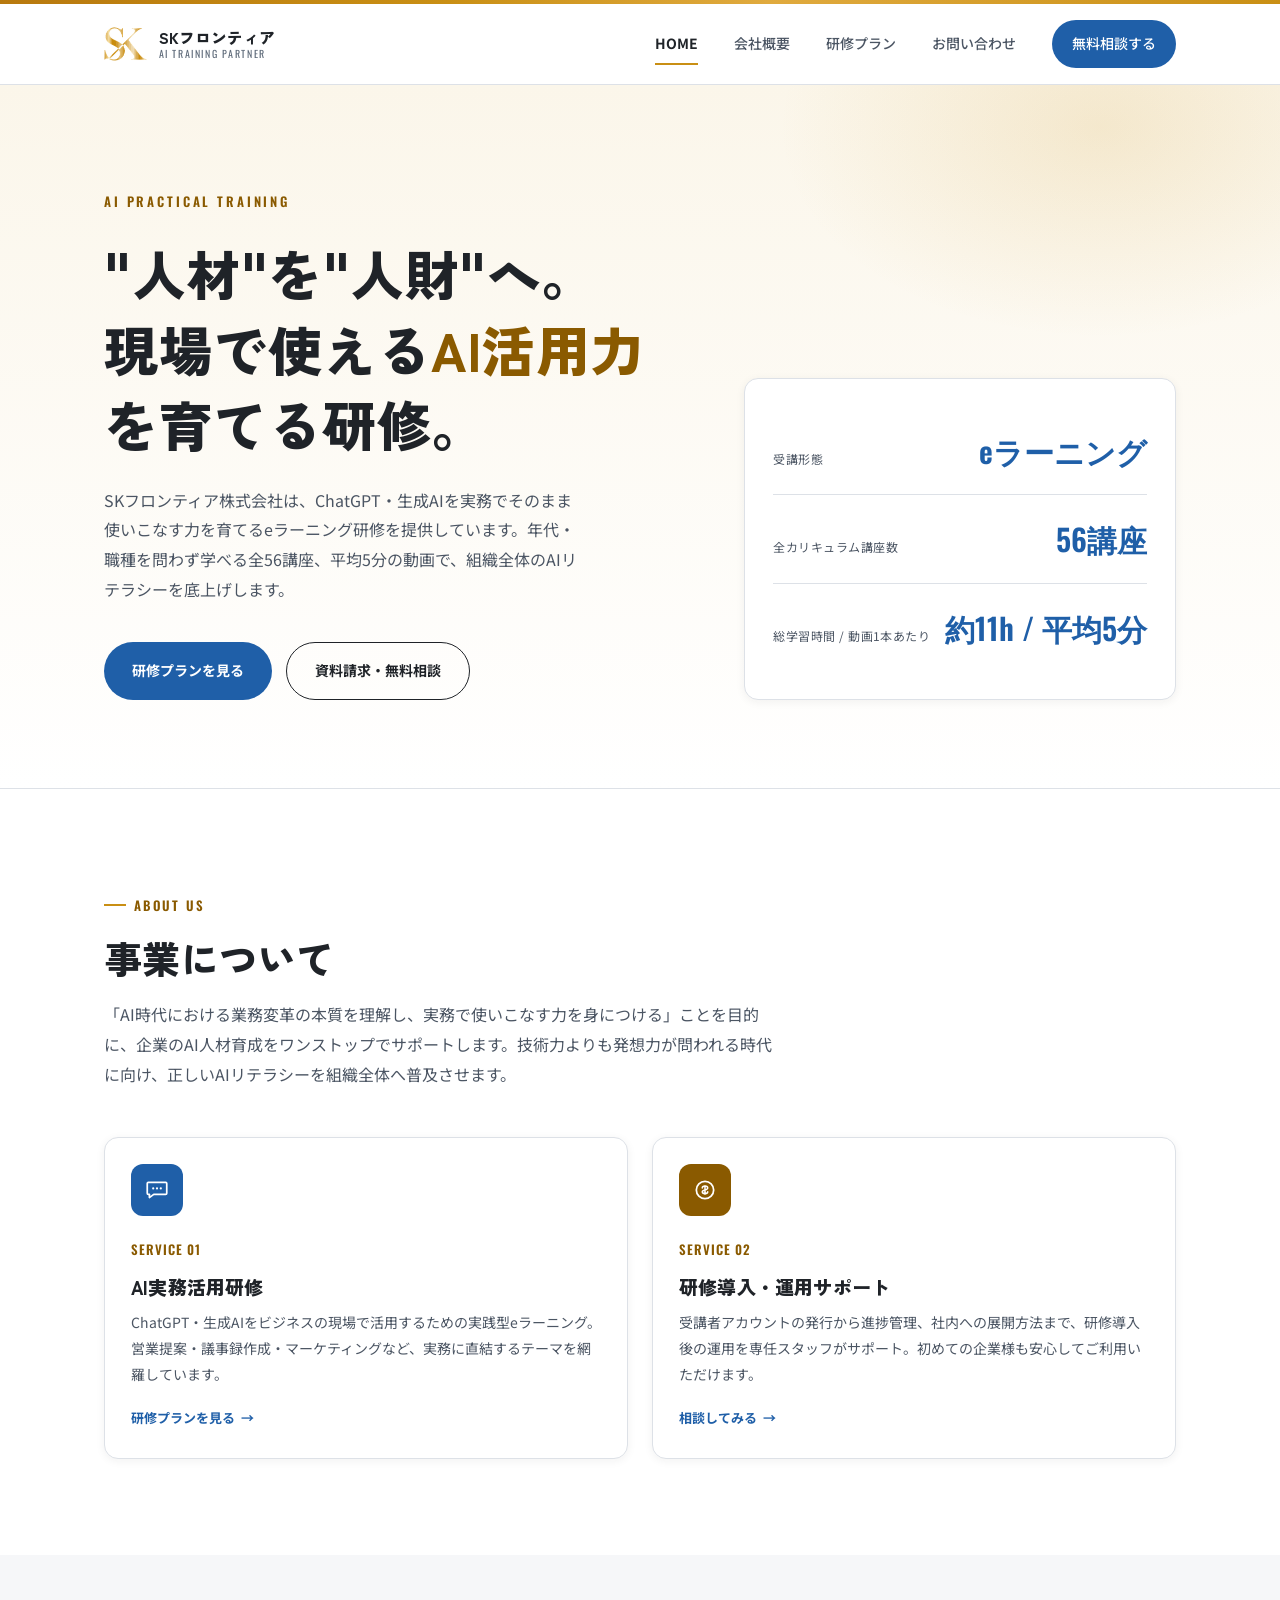
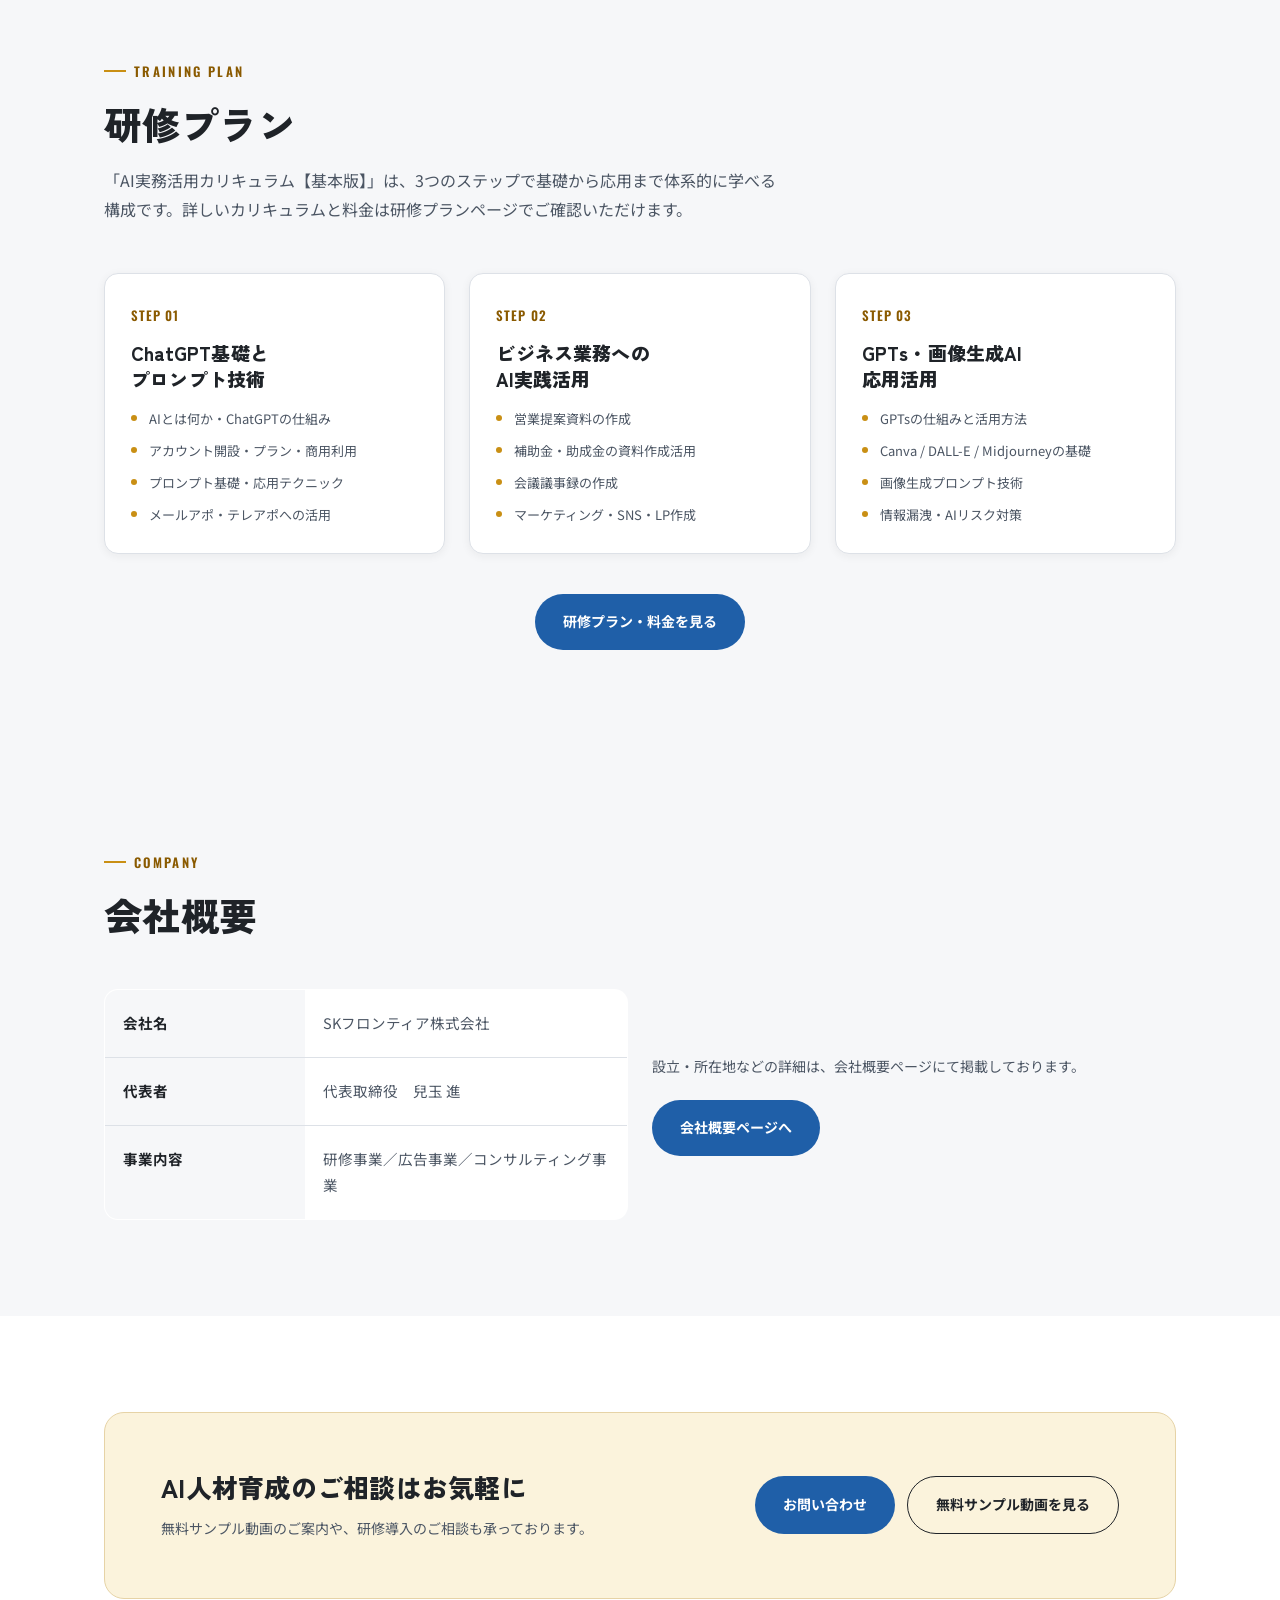
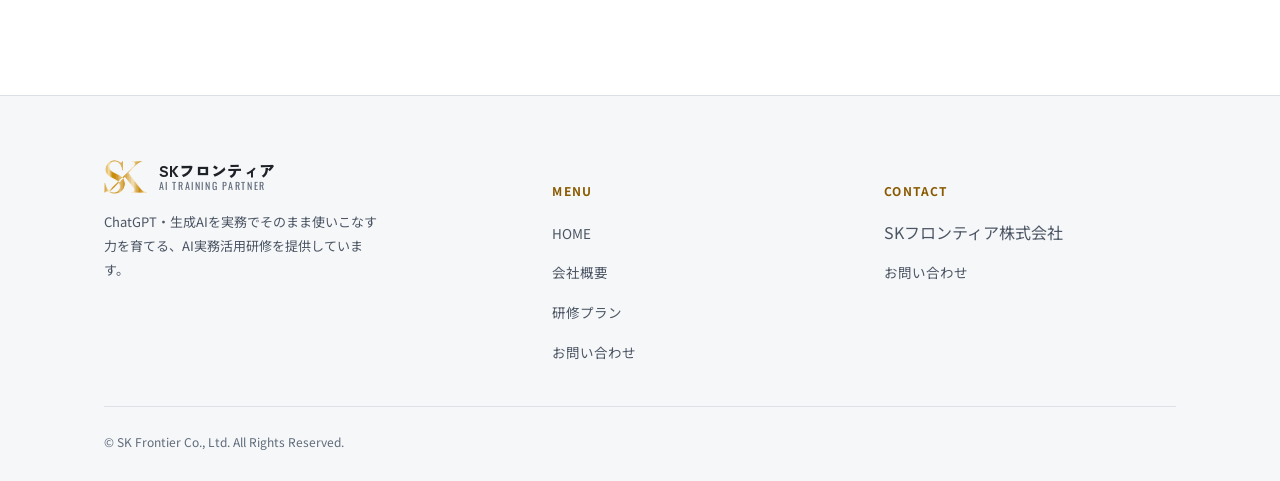
<file: index.html>
<!DOCTYPE html>
<html lang="ja">
<head>
<meta charset="UTF-8">
<meta name="viewport" content="width=device-width, initial-scale=1.0">
<title>SKフロンティア株式会社 | AI実務活用研修で"人材"を"人財"へ</title>
<meta name="description" content="SKフロンティア株式会社は、ChatGPT・生成AIをビジネス現場で使いこなす力を育てるAI実務活用研修を提供しています。年代・職種を問わず学べる全56講座で、組織全体のAIリテラシーを底上げします。">
<link rel="stylesheet" href="style.css">
</head>
<body>
<div class="gold-bar"></div>

<header class="site-header">
  <div class="container">
    <a href="index.html" class="brand">
      <img src="logo-mark.png" alt="SK Frontier" class="brand-mark">
      <span class="brand-text"><strong>SKフロンティア</strong><span>AI TRAINING PARTNER</span></span>
    </a>
    <nav class="nav-links">
      <a href="index.html" class="is-active">HOME</a>
      <a href="company.html">会社概要</a>
      <a href="training.html">研修プラン</a>
      <a href="contact.html">お問い合わせ</a>
      <a href="contact.html" class="nav-cta">無料相談する</a>
    </nav>
    <button class="nav-toggle" aria-label="メニューを開く"><span></span><span></span><span></span></button>
  </div>
</header>

<section class="hero">
  <div class="container">
    <div class="hero-grid">
      <div>
        <span class="hero-eyebrow">AI Practical Training</span>
        <h1>"人材"を"人財"へ。<br>現場で使える<em>AI活用力</em>を育てる研修。</h1>
        <p class="hero-lead">SKフロンティア株式会社は、ChatGPT・生成AIを実務でそのまま使いこなす力を育てるeラーニング研修を提供しています。年代・職種を問わず学べる全56講座、平均5分の動画で、組織全体のAIリテラシーを底上げします。</p>
        <div class="hero-actions">
          <a href="training.html" class="btn btn-primary">研修プランを見る</a>
          <a href="contact.html" class="btn btn-ghost">資料請求・無料相談</a>
        </div>
      </div>
      <div class="hero-panel">
        <div class="stat-row">
          <span class="stat-label">受講形態</span>
          <span class="stat-num">eラーニング</span>
        </div>
        <div class="stat-row">
          <span class="stat-label">全カリキュラム講座数</span>
          <span class="stat-num">56講座</span>
        </div>
        <div class="stat-row">
          <span class="stat-label">総学習時間 / 動画1本あたり</span>
          <span class="stat-num">約11h / 平均5分</span>
        </div>
      </div>
    </div>
  </div>
</section>

<section class="section">
  <div class="container">
    <div class="section-head">
      <span class="eyebrow">About Us</span>
      <h2 style="margin-top:14px;">事業について</h2>
      <p>「AI時代における業務変革の本質を理解し、実務で使いこなす力を身につける」ことを目的に、企業のAI人材育成をワンストップでサポートします。技術力よりも発想力が問われる時代に向け、正しいAIリテラシーを組織全体へ普及させます。</p>
    </div>
    <div class="grid-2">
      <div class="card">
        <div class="card-body">
          <div class="card-icon">
            <svg viewBox="0 0 24 24" fill="none" xmlns="http://www.w3.org/2000/svg">
              <path d="M4 5h16a1 1 0 0 1 1 1v9a1 1 0 0 1-1 1H9l-4 3v-3H4a1 1 0 0 1-1-1V6a1 1 0 0 1 1-1Z" stroke="#fff" stroke-width="1.6" stroke-linejoin="round"/>
              <circle cx="8.5" cy="10.5" r="1" fill="#fff"/>
              <circle cx="12" cy="10.5" r="1" fill="#fff"/>
              <circle cx="15.5" cy="10.5" r="1" fill="#fff"/>
            </svg>
          </div>
          <span class="card-num">SERVICE 01</span>
          <h3>AI実務活用研修</h3>
          <p>ChatGPT・生成AIをビジネスの現場で活用するための実践型eラーニング。営業提案・議事録作成・マーケティングなど、実務に直結するテーマを網羅しています。</p>
          <a href="training.html" class="card-link">研修プランを見る</a>
        </div>
      </div>
      <div class="card">
        <div class="card-body">
          <div class="card-icon card-icon--gold">
            <svg viewBox="0 0 24 24" fill="none" xmlns="http://www.w3.org/2000/svg">
              <circle cx="12" cy="12" r="8" stroke="#fff" stroke-width="1.6"/>
              <path d="M12 8v8M9.5 10.2c0-1 1-1.8 2.5-1.8s2.5.7 2.5 1.7c0 2.3-5 1.3-5 3.6 0 1 1.1 1.7 2.5 1.7s2.5-.7 2.5-1.7" stroke="#fff" stroke-width="1.4" stroke-linecap="round"/>
            </svg>
          </div>
          <span class="card-num">SERVICE 02</span>
          <h3>研修導入・運用サポート</h3>
          <p>受講者アカウントの発行から進捗管理、社内への展開方法まで、研修導入後の運用を専任スタッフがサポート。初めての企業様も安心してご利用いただけます。</p>
          <a href="contact.html" class="card-link">相談してみる</a>
        </div>
      </div>
    </div>
  </div>
</section>

<section class="section section--blue">
  <div class="container">
    <div class="section-head">
      <span class="eyebrow">Training Plan</span>
      <h2 style="margin-top:14px;">研修プラン</h2>
      <p>「AI実務活用カリキュラム【基本版】」は、3つのステップで基礎から応用まで体系的に学べる構成です。詳しいカリキュラムと料金は研修プランページでご確認いただけます。</p>
    </div>
    <div class="grid-3">
      <div class="card">
        <div class="card-body">
          <span class="card-num">STEP 01</span>
          <h3>ChatGPT基礎と<br>プロンプト技術</h3>
          <ul>
            <li>AIとは何か・ChatGPTの仕組み</li>
            <li>アカウント開設・プラン・商用利用</li>
            <li>プロンプト基礎・応用テクニック</li>
            <li>メールアポ・テレアポへの活用</li>
          </ul>
        </div>
      </div>
      <div class="card">
        <div class="card-body">
          <span class="card-num">STEP 02</span>
          <h3>ビジネス業務への<br>AI実践活用</h3>
          <ul>
            <li>営業提案資料の作成</li>
            <li>補助金・助成金の資料作成活用</li>
            <li>会議議事録の作成</li>
            <li>マーケティング・SNS・LP作成</li>
          </ul>
        </div>
      </div>
      <div class="card">
        <div class="card-body">
          <span class="card-num">STEP 03</span>
          <h3>GPTs・画像生成AI<br>応用活用</h3>
          <ul>
            <li>GPTsの仕組みと活用方法</li>
            <li>Canva / DALL-E / Midjourneyの基礎</li>
            <li>画像生成プロンプト技術</li>
            <li>情報漏洩・AIリスク対策</li>
          </ul>
        </div>
      </div>
    </div>
    <div style="text-align:center;margin-top:40px;">
      <a href="training.html" class="btn btn-dark">研修プラン・料金を見る</a>
    </div>
  </div>
</section>


<section class="section section--blue">
  <div class="container">
    <div class="section-head">
      <span class="eyebrow">Company</span>
      <h2 style="margin-top:14px;">会社概要</h2>
    </div>
    <div class="grid-2" style="align-items:center;">
      <table class="profile-table" style="background:var(--white);border-radius:var(--radius);overflow:hidden;border:1px solid var(--line);">
        <tr><th>会社名</th><td>SKフロンティア株式会社</td></tr>
        <tr><th>代表者</th><td>代表取締役　兒玉 進</td></tr>
        <tr><th>事業内容</th><td>研修事業／広告事業／コンサルティング事業</td></tr>
      </table>
      <div>
        <p style="color:var(--ink-600);font-size:14px;">設立・所在地などの詳細は、会社概要ページにて掲載しております。</p>
        <a href="company.html" class="btn btn-dark" style="margin-top:20px;">会社概要ページへ</a>
      </div>
    </div>
  </div>
</section>

<section class="section">
  <div class="container">
    <div class="cta-band">
      <div>
        <h3>AI人材育成のご相談はお気軽に</h3>
        <p>無料サンプル動画のご案内や、研修導入のご相談も承っております。</p>
      </div>
      <div style="display:flex;gap:12px;flex-wrap:wrap;">
        <a href="contact.html" class="btn btn-primary">お問い合わせ</a>
        <a href="https://reskilling.share-wis.com/snack_courses/ai-course-sample" class="btn btn-ghost" target="_blank" rel="noopener">無料サンプル動画を見る</a>
      </div>
    </div>
  </div>
</section>

<footer class="site-footer">
  <div class="container">
    <div class="footer-grid">
      <div class="footer-brand">
        <a href="index.html" class="brand">
          <img src="logo-mark.png" alt="SK Frontier" class="brand-mark">
          <span class="brand-text"><strong style="color:#fff;">SKフロンティア</strong><span>AI TRAINING PARTNER</span></span>
        </a>
        <p>ChatGPT・生成AIを実務でそのまま使いこなす力を育てる、AI実務活用研修を提供しています。</p>
      </div>
      <div class="footer-col">
        <h5>MENU</h5>
        <ul>
          <li><a href="index.html">HOME</a></li>
          <li><a href="company.html">会社概要</a></li>
          <li><a href="training.html">研修プラン</a></li>
          <li><a href="contact.html">お問い合わせ</a></li>
        </ul>
      </div>
      <div class="footer-col">
        <h5>CONTACT</h5>
        <ul>
          <li>SKフロンティア株式会社</li>
          <li><a href="contact.html">お問い合わせ</a></li>
        </ul>
      </div>
    </div>
    <div class="footer-bottom">
      <span>© SK Frontier Co., Ltd. All Rights Reserved.</span>
    </div>
  </div>
</footer>

<script src="main.js"></script>
</body>
</html>
</file>
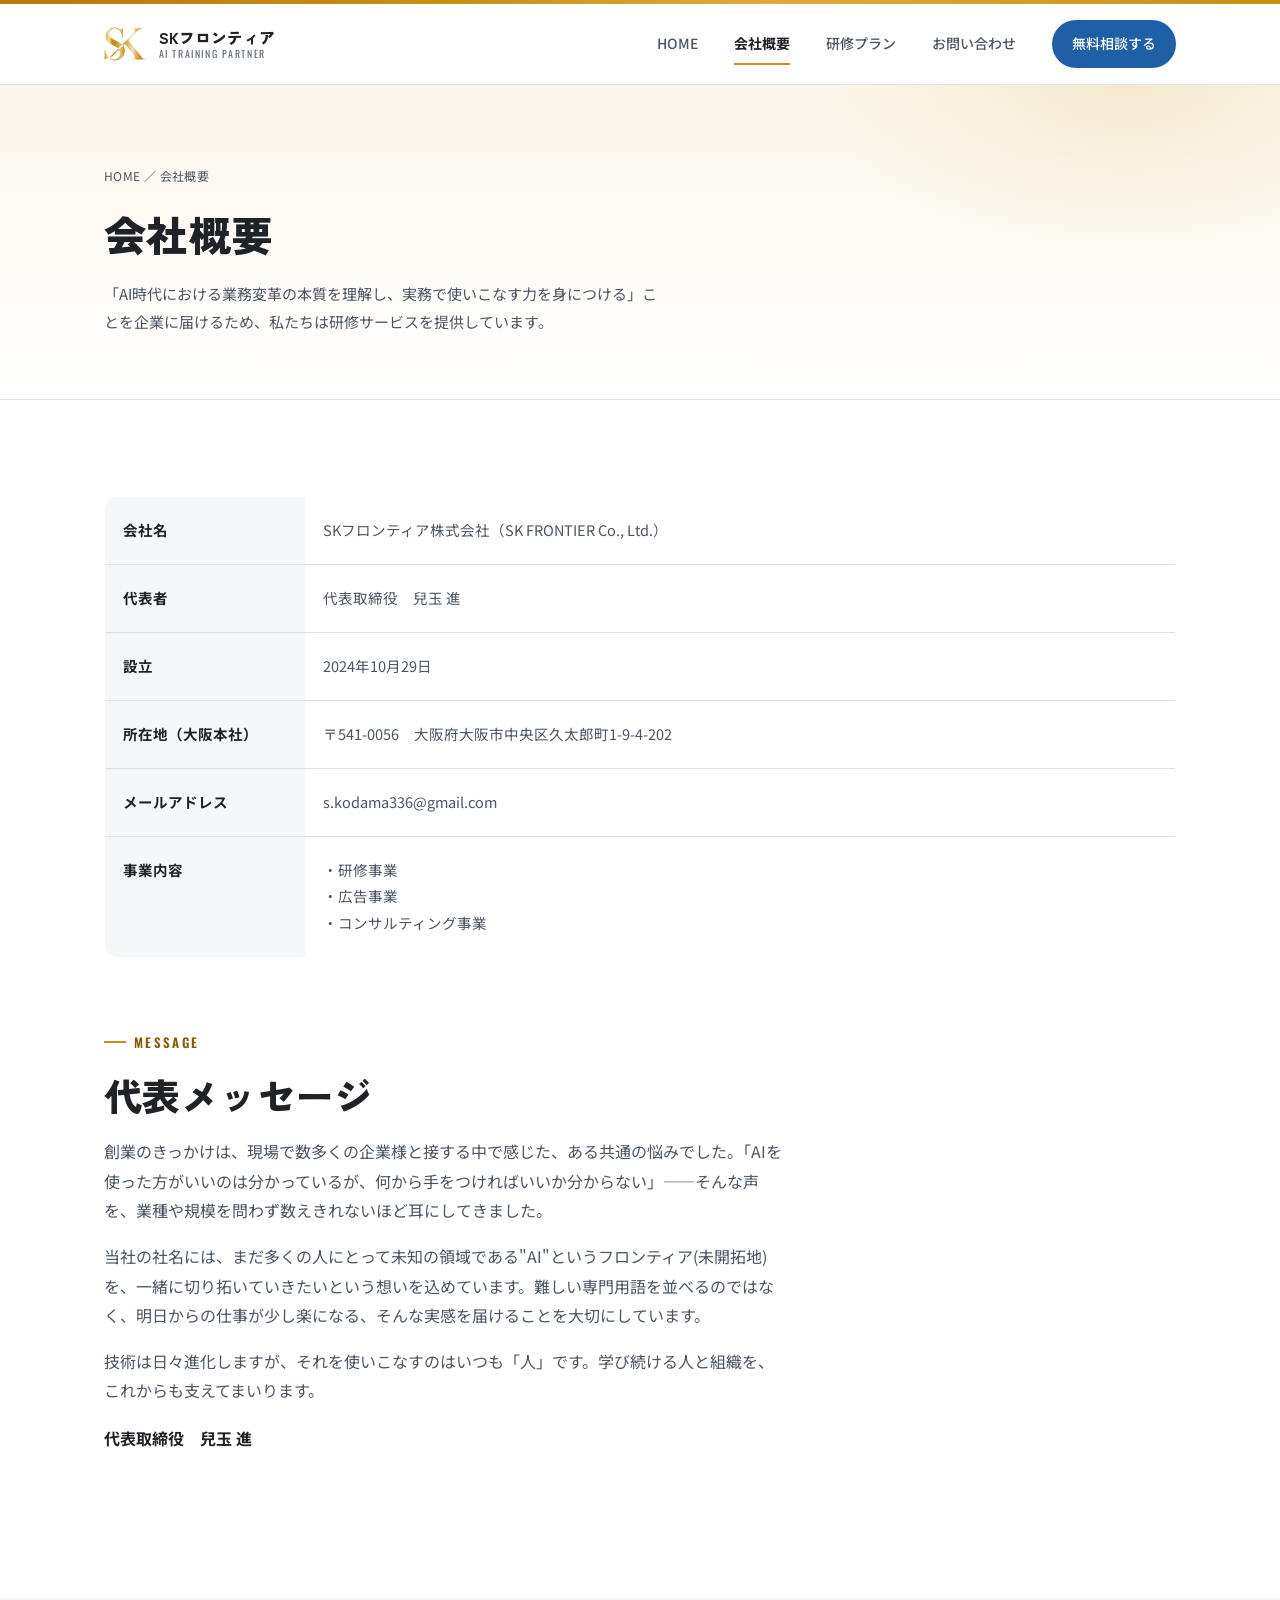
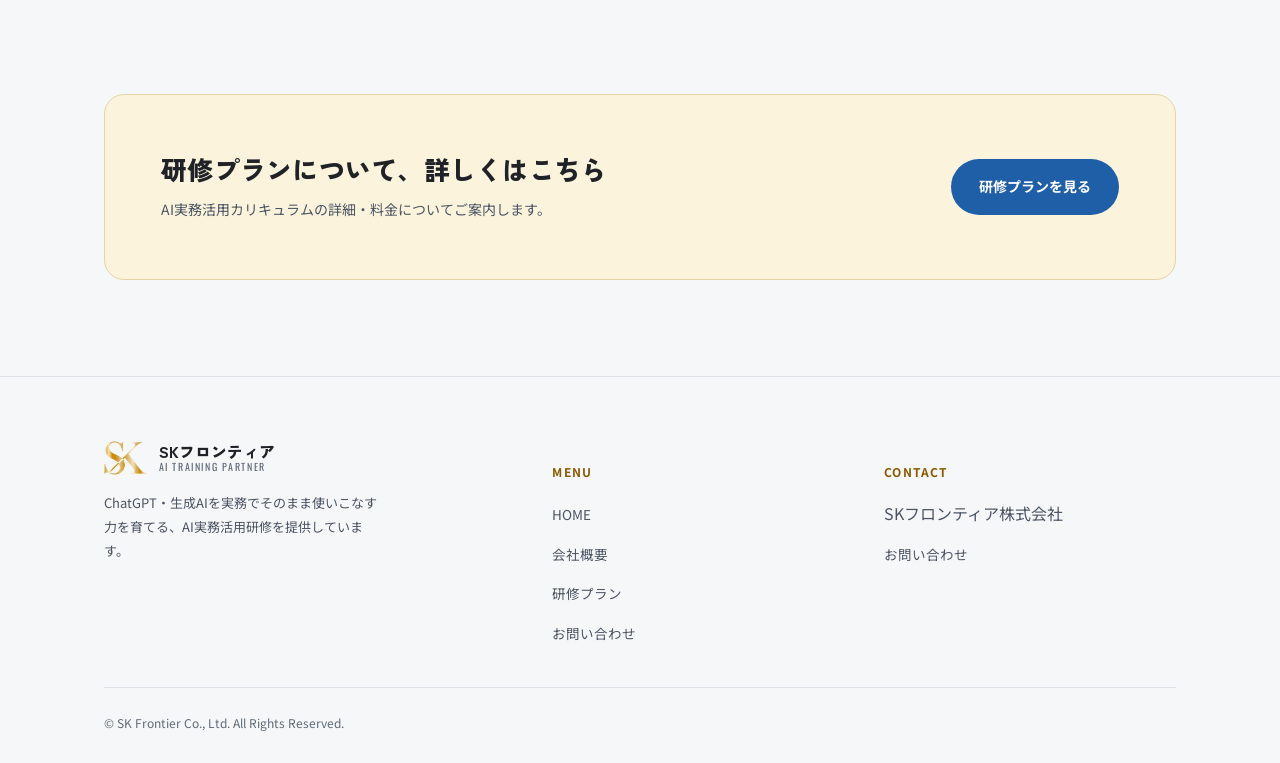
<file: company.html>
<!DOCTYPE html>
<html lang="ja">
<head>
<meta charset="UTF-8">
<meta name="viewport" content="width=device-width, initial-scale=1.0">
<title>会社概要 | SKフロンティア株式会社</title>
<meta name="description" content="SKフロンティア株式会社の会社概要ページです。">
<link rel="stylesheet" href="style.css">
</head>
<body>
<div class="gold-bar"></div>

<header class="site-header">
  <div class="container">
    <a href="index.html" class="brand">
      <img src="logo-mark.png" alt="SK Frontier" class="brand-mark">
      <span class="brand-text"><strong>SKフロンティア</strong><span>AI TRAINING PARTNER</span></span>
    </a>
    <nav class="nav-links">
      <a href="index.html">HOME</a>
      <a href="company.html" class="is-active">会社概要</a>
      <a href="training.html">研修プラン</a>
      <a href="contact.html">お問い合わせ</a>
      <a href="contact.html" class="nav-cta">無料相談する</a>
    </nav>
    <button class="nav-toggle" aria-label="メニューを開く"><span></span><span></span><span></span></button>
  </div>
</header>

<section class="page-hero">
  <div class="container">
    <div class="breadcrumb"><a href="index.html">HOME</a> ／ 会社概要</div>
    <h1>会社概要</h1>
    <p>「AI時代における業務変革の本質を理解し、実務で使いこなす力を身につける」ことを企業に届けるため、私たちは研修サービスを提供しています。</p>
  </div>
</section>

<section class="section">
  <div class="container">
    <table class="profile-table" style="background:var(--white);border-radius:var(--radius);overflow:hidden;border:1px solid var(--line);">
      <tr><th>会社名</th><td>SKフロンティア株式会社（SK FRONTIER Co., Ltd.）</td></tr>
      <tr><th>代表者</th><td>代表取締役　兒玉 進</td></tr>
      <tr><th>設立</th><td>2024年10月29日</td></tr>
      <tr><th>所在地（大阪本社）</th><td>〒541-0056　大阪府大阪市中央区久太郎町1-9-4-202</td></tr>
      <tr><th>メールアドレス</th><td>s.kodama336@gmail.com</td></tr>
      <tr><th>事業内容</th>
        <td>
          ・研修事業<br>
          ・広告事業<br>
          ・コンサルティング事業
        </td>
      </tr>
    </table>

    <div class="section-head" style="margin-top:64px;">
      <span class="eyebrow">Message</span>
      <h2 style="margin-top:14px;">代表メッセージ</h2>
      <p>創業のきっかけは、現場で数多くの企業様と接する中で感じた、ある共通の悩みでした。「AIを使った方がいいのは分かっているが、何から手をつければいいか分からない」——そんな声を、業種や規模を問わず数えきれないほど耳にしてきました。</p>
      <p style="margin-top:16px;">当社の社名には、まだ多くの人にとって未知の領域である"AI"というフロンティア(未開拓地)を、一緒に切り拓いていきたいという想いを込めています。難しい専門用語を並べるのではなく、明日からの仕事が少し楽になる、そんな実感を届けることを大切にしています。</p>
      <p style="margin-top:16px;">技術は日々進化しますが、それを使いこなすのはいつも「人」です。学び続ける人と組織を、これからも支えてまいります。</p>
      <p style="margin-top:18px;font-weight:700;color:var(--navy-900);">代表取締役　兒玉 進</p>
    </div>
  </div>
</section>

<section class="section section--blue">
  <div class="container">
    <div class="cta-band" style="background:linear-gradient(120deg,var(--navy-900),var(--navy-700));">
      <div>
        <h3>研修プランについて、詳しくはこちら</h3>
        <p>AI実務活用カリキュラムの詳細・料金についてご案内します。</p>
      </div>
      <a href="training.html" class="btn btn-primary">研修プランを見る</a>
    </div>
  </div>
</section>

<footer class="site-footer">
  <div class="container">
    <div class="footer-grid">
      <div class="footer-brand">
        <a href="index.html" class="brand">
          <img src="logo-mark.png" alt="SK Frontier" class="brand-mark">
          <span class="brand-text"><strong style="color:#fff;">SKフロンティア</strong><span>AI TRAINING PARTNER</span></span>
        </a>
        <p>ChatGPT・生成AIを実務でそのまま使いこなす力を育てる、AI実務活用研修を提供しています。</p>
      </div>
      <div class="footer-col">
        <h5>MENU</h5>
        <ul>
          <li><a href="index.html">HOME</a></li>
          <li><a href="company.html">会社概要</a></li>
          <li><a href="training.html">研修プラン</a></li>
          <li><a href="contact.html">お問い合わせ</a></li>
        </ul>
      </div>
      <div class="footer-col">
        <h5>CONTACT</h5>
        <ul>
          <li>SKフロンティア株式会社</li>
          <li><a href="contact.html">お問い合わせ</a></li>
        </ul>
      </div>
    </div>
    <div class="footer-bottom">
      <span>© SK Frontier Co., Ltd. All Rights Reserved.</span>
    </div>
  </div>
</footer>

<script src="main.js"></script>
</body>
</html>
</file>
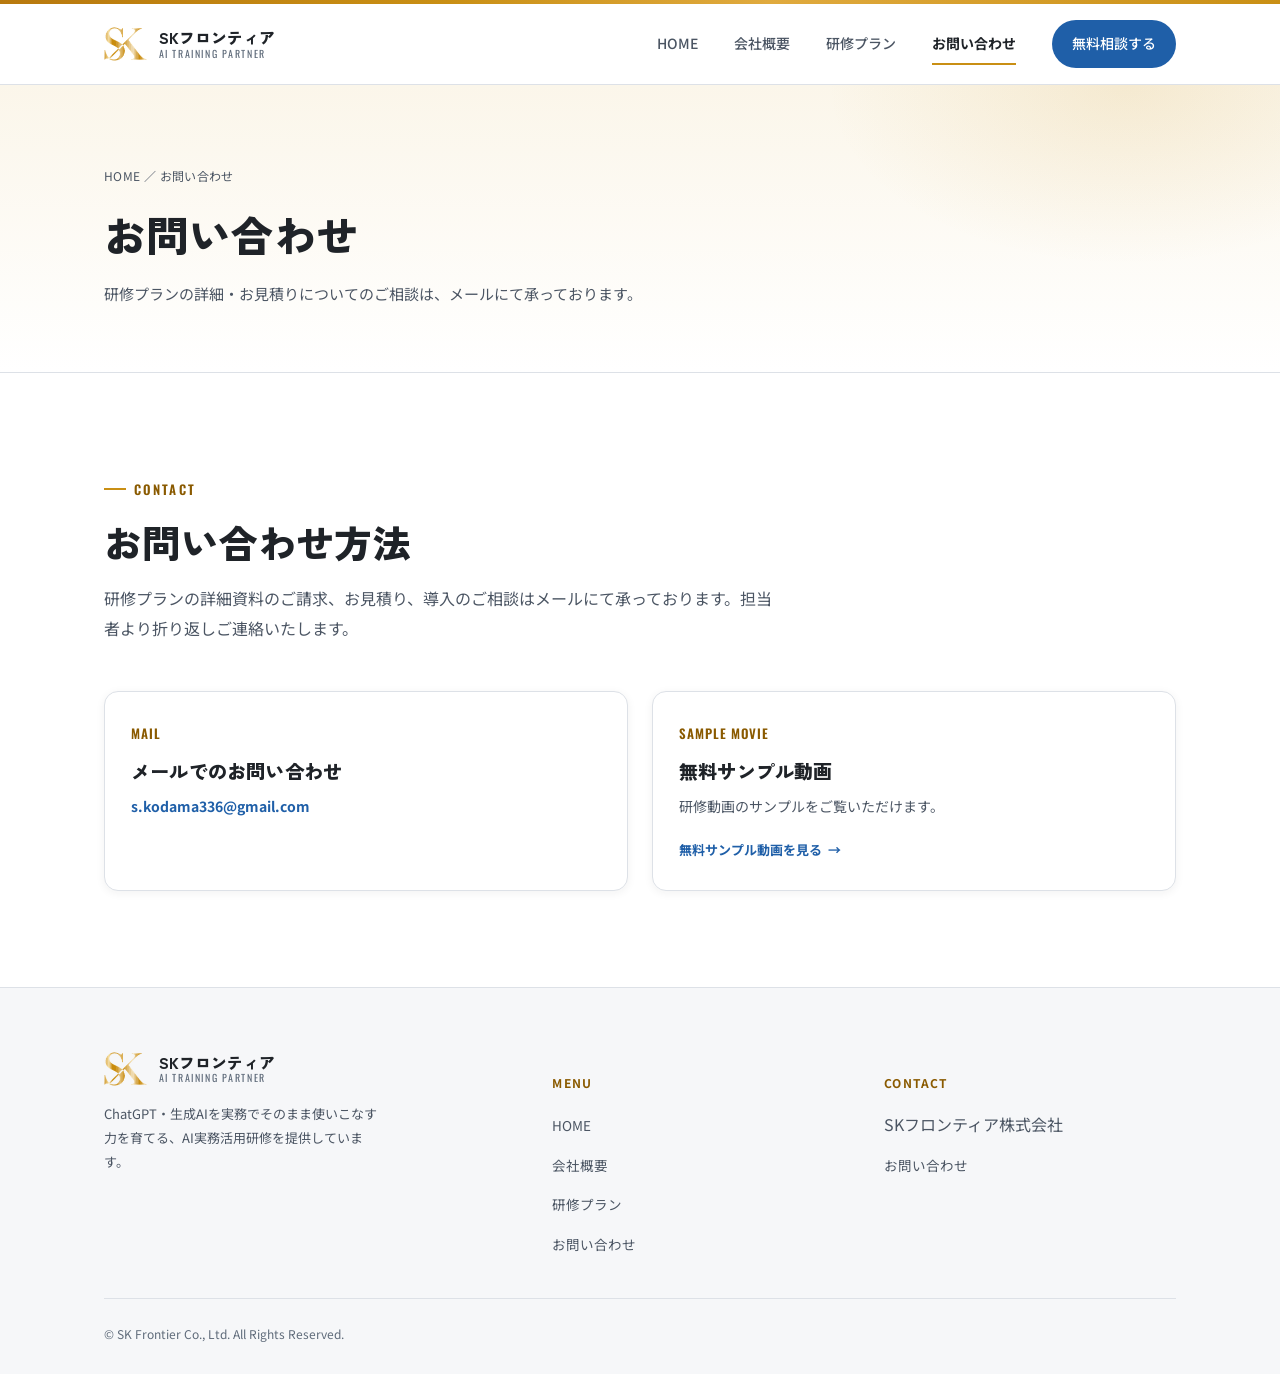
<file: contact.html>
<!DOCTYPE html>
<html lang="ja">
<head>
<meta charset="UTF-8">
<meta name="viewport" content="width=device-width, initial-scale=1.0">
<title>お問い合わせ | SKフロンティア株式会社</title>
<meta name="description" content="SKフロンティア株式会社へのお問い合わせページです。AI実務活用研修についてお気軽にご相談ください。">
<link rel="stylesheet" href="style.css">
</head>
<body>
<div class="gold-bar"></div>

<header class="site-header">
  <div class="container">
    <a href="index.html" class="brand">
      <img src="logo-mark.png" alt="SK Frontier" class="brand-mark">
      <span class="brand-text"><strong>SKフロンティア</strong><span>AI TRAINING PARTNER</span></span>
    </a>
    <nav class="nav-links">
      <a href="index.html">HOME</a>
      <a href="company.html">会社概要</a>
      <a href="training.html">研修プラン</a>
      <a href="contact.html" class="is-active">お問い合わせ</a>
      <a href="contact.html" class="nav-cta">無料相談する</a>
    </nav>
    <button class="nav-toggle" aria-label="メニューを開く"><span></span><span></span><span></span></button>
  </div>
</header>

<section class="page-hero">
  <div class="container">
    <div class="breadcrumb"><a href="index.html">HOME</a> ／ お問い合わせ</div>
    <h1>お問い合わせ</h1>
    <p>研修プランの詳細・お見積りについてのご相談は、メールにて承っております。</p>
  </div>
</section>

<section class="section">
  <div class="container">
    <div class="section-head">
      <span class="eyebrow">Contact</span>
      <h2 style="margin-top:14px;">お問い合わせ方法</h2>
      <p>研修プランの詳細資料のご請求、お見積り、導入のご相談はメールにて承っております。担当者より折り返しご連絡いたします。</p>
    </div>
    <div class="grid-2">
      <div class="card">
        <div class="card-body">
          <span class="card-num">MAIL</span>
          <h3>メールでのお問い合わせ</h3>
          <p><a href="mailto:s.kodama336@gmail.com" style="color:var(--primary);font-weight:700;">s.kodama336@gmail.com</a></p>
        </div>
      </div>
      <div class="card">
        <div class="card-body">
          <span class="card-num">SAMPLE MOVIE</span>
          <h3>無料サンプル動画</h3>
          <p>研修動画のサンプルをご覧いただけます。</p>
          <a href="https://reskilling.share-wis.com/snack_courses/ai-course-sample" class="card-link" target="_blank" rel="noopener">無料サンプル動画を見る</a>
        </div>
      </div>
    </div>
  </div>
</section>

<footer class="site-footer">
  <div class="container">
    <div class="footer-grid">
      <div class="footer-brand">
        <a href="index.html" class="brand">
          <img src="logo-mark.png" alt="SK Frontier" class="brand-mark">
          <span class="brand-text"><strong style="color:#fff;">SKフロンティア</strong><span>AI TRAINING PARTNER</span></span>
        </a>
        <p>ChatGPT・生成AIを実務でそのまま使いこなす力を育てる、AI実務活用研修を提供しています。</p>
      </div>
      <div class="footer-col">
        <h5>MENU</h5>
        <ul>
          <li><a href="index.html">HOME</a></li>
          <li><a href="company.html">会社概要</a></li>
          <li><a href="training.html">研修プラン</a></li>
          <li><a href="contact.html">お問い合わせ</a></li>
        </ul>
      </div>
      <div class="footer-col">
        <h5>CONTACT</h5>
        <ul>
          <li>SKフロンティア株式会社</li>
          <li><a href="contact.html">お問い合わせ</a></li>
        </ul>
      </div>
    </div>
    <div class="footer-bottom">
      <span>© SK Frontier Co., Ltd. All Rights Reserved.</span>
    </div>
  </div>
</footer>

<script src="main.js"></script>
</body>
</html>
</file>
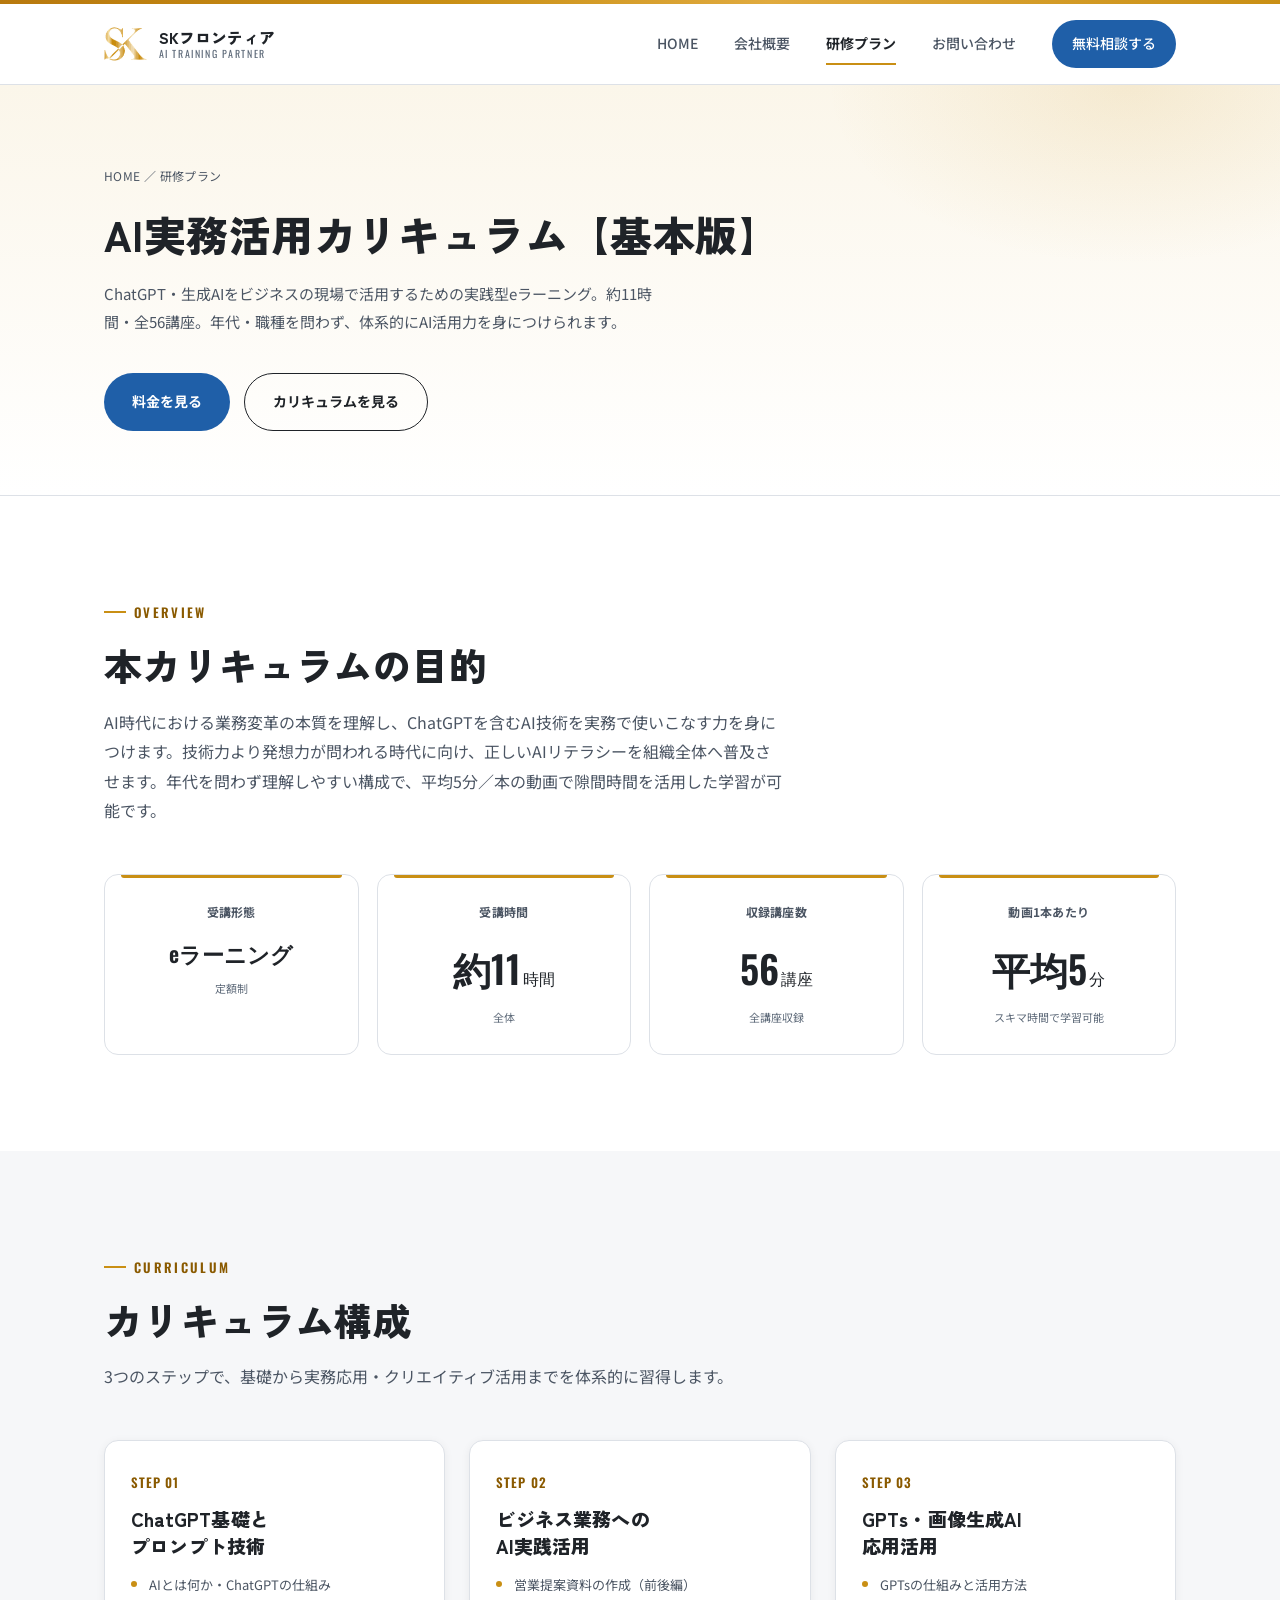
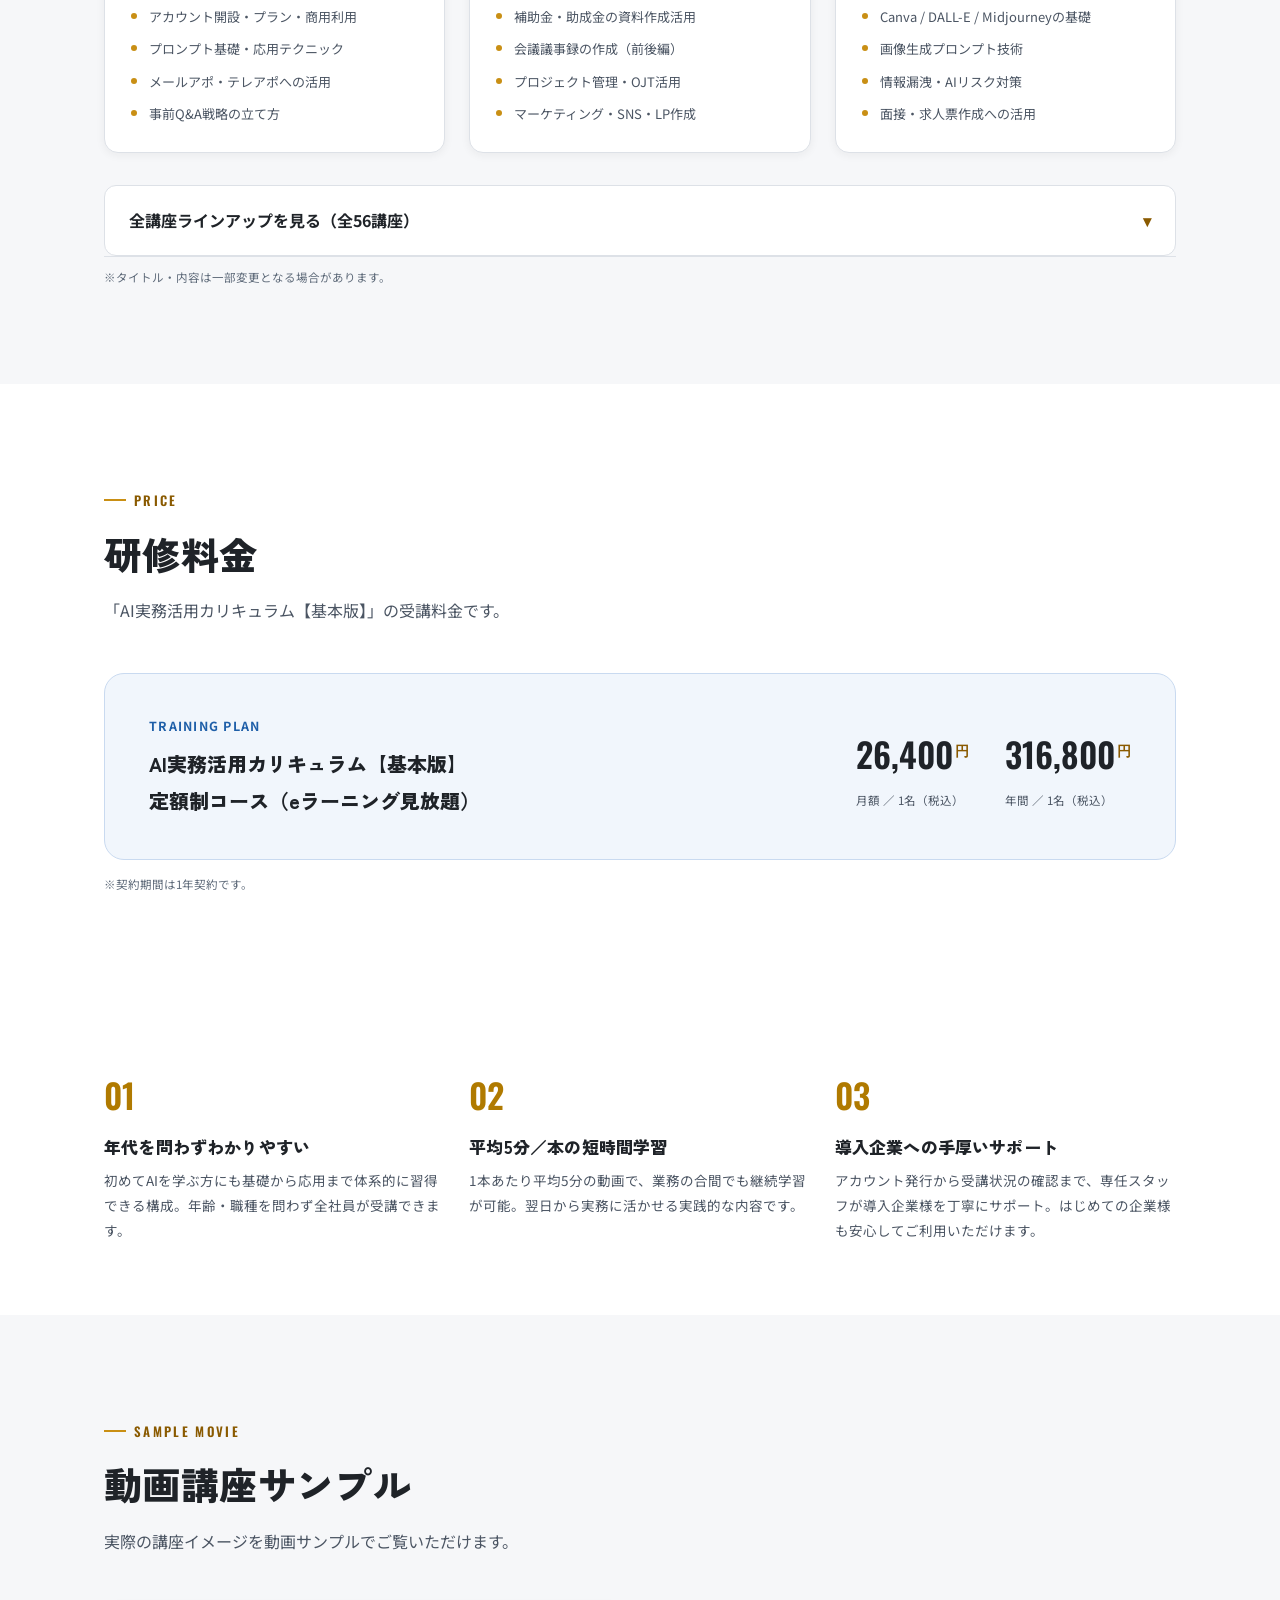
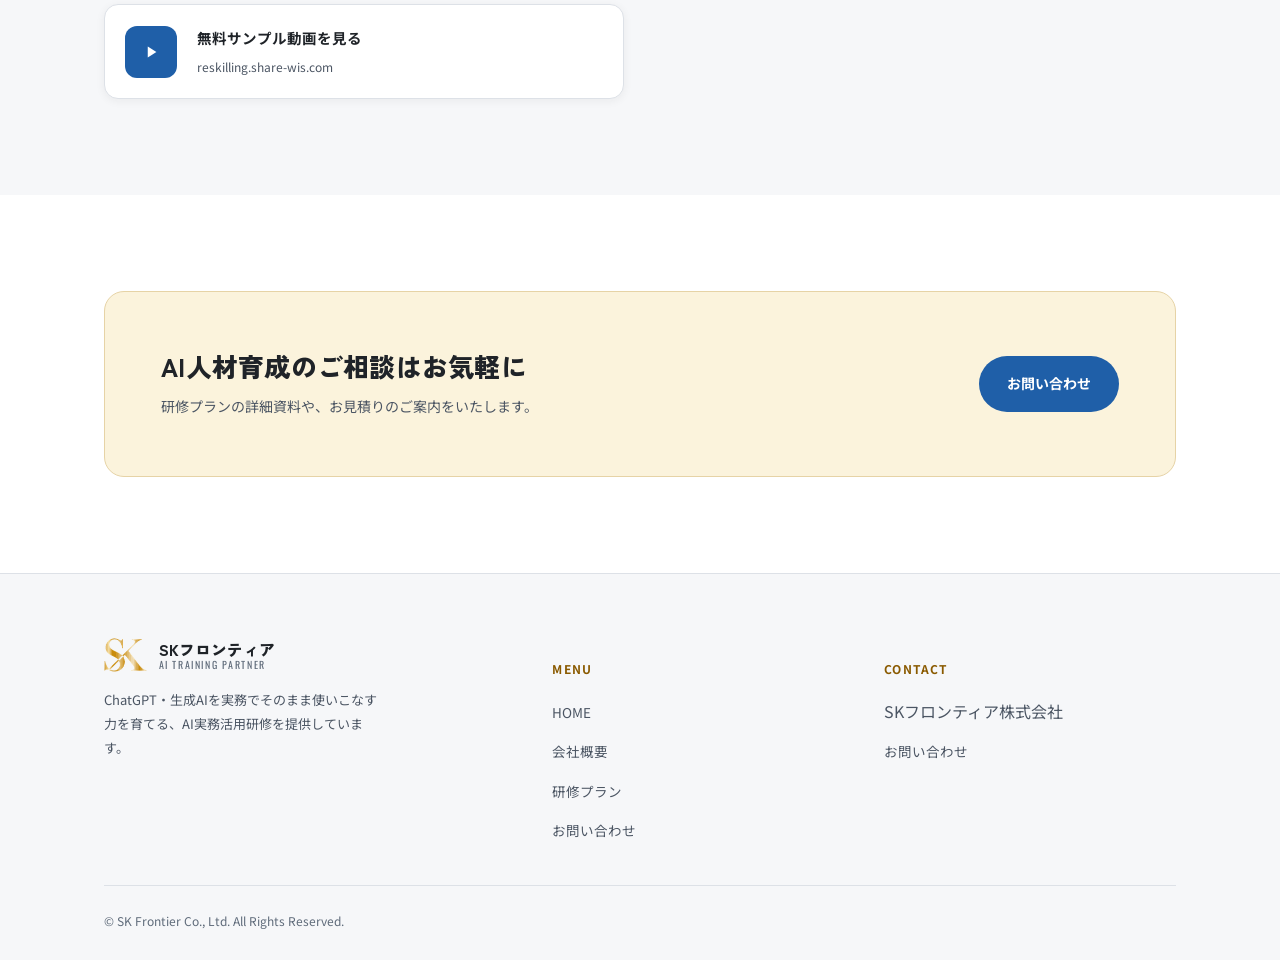
<file: training.html>
<!DOCTYPE html>
<html lang="ja">
<head>
<meta charset="UTF-8">
<meta name="viewport" content="width=device-width, initial-scale=1.0">
<title>研修プラン | SKフロンティア株式会社</title>
<meta name="description" content="AI実務活用カリキュラム【基本版】の詳細。全56講座・約11時間のeラーニングでChatGPT・生成AIの実務活用力を養成。料金プランも掲載。">
<link rel="stylesheet" href="style.css">
</head>
<body>
<div class="gold-bar"></div>

<header class="site-header">
  <div class="container">
    <a href="index.html" class="brand">
      <img src="logo-mark.png" alt="SK Frontier" class="brand-mark">
      <span class="brand-text"><strong>SKフロンティア</strong><span>AI TRAINING PARTNER</span></span>
    </a>
    <nav class="nav-links">
      <a href="index.html">HOME</a>
      <a href="company.html">会社概要</a>
      <a href="training.html" class="is-active">研修プラン</a>
      <a href="contact.html">お問い合わせ</a>
      <a href="contact.html" class="nav-cta">無料相談する</a>
    </nav>
    <button class="nav-toggle" aria-label="メニューを開く"><span></span><span></span><span></span></button>
  </div>
</header>

<section class="page-hero">
  <div class="container">
    <div class="breadcrumb"><a href="index.html">HOME</a> ／ 研修プラン</div>
    <h1>AI実務活用カリキュラム【基本版】</h1>
    <p>ChatGPT・生成AIをビジネスの現場で活用するための実践型eラーニング。約11時間・全56講座。年代・職種を問わず、体系的にAI活用力を身につけられます。</p>
    <div class="hero-actions">
      <a href="#price" class="btn btn-primary">料金を見る</a>
      <a href="#curriculum" class="btn btn-ghost">カリキュラムを見る</a>
    </div>
  </div>
</section>

<section class="section">
  <div class="container">
    <div class="section-head">
      <span class="eyebrow">Overview</span>
      <h2 style="margin-top:14px;">本カリキュラムの目的</h2>
      <p>AI時代における業務変革の本質を理解し、ChatGPTを含むAI技術を実務で使いこなす力を身につけます。技術力より発想力が問われる時代に向け、正しいAIリテラシーを組織全体へ普及させます。年代を問わず理解しやすい構成で、平均5分／本の動画で隙間時間を活用した学習が可能です。</p>
    </div>
    <div class="stat-cards">
      <div class="stat-card">
        <div class="stat-label">受講形態</div>
        <div class="stat-num" style="font-size:22px;">eラーニング</div>
        <div class="stat-sub">定額制</div>
      </div>
      <div class="stat-card">
        <div class="stat-label">受講時間</div>
        <div class="stat-num">約11<span>時間</span></div>
        <div class="stat-sub">全体</div>
      </div>
      <div class="stat-card">
        <div class="stat-label">収録講座数</div>
        <div class="stat-num">56<span>講座</span></div>
        <div class="stat-sub">全講座収録</div>
      </div>
      <div class="stat-card">
        <div class="stat-label">動画1本あたり</div>
        <div class="stat-num">平均5<span>分</span></div>
        <div class="stat-sub">スキマ時間で学習可能</div>
      </div>
    </div>
  </div>
</section>

<section class="section section--blue" id="curriculum">
  <div class="container">
    <div class="section-head">
      <span class="eyebrow">Curriculum</span>
      <h2 style="margin-top:14px;">カリキュラム構成</h2>
      <p>3つのステップで、基礎から実務応用・クリエイティブ活用までを体系的に習得します。</p>
    </div>
    <div class="grid-3">
      <div class="card">
        <div class="card-body">
          <span class="card-num">STEP 01</span>
          <h3>ChatGPT基礎と<br>プロンプト技術</h3>
          <ul>
            <li>AIとは何か・ChatGPTの仕組み</li>
            <li>アカウント開設・プラン・商用利用</li>
            <li>プロンプト基礎・応用テクニック</li>
            <li>メールアポ・テレアポへの活用</li>
            <li>事前Q&amp;A戦略の立て方</li>
          </ul>
        </div>
      </div>
      <div class="card">
        <div class="card-body">
          <span class="card-num">STEP 02</span>
          <h3>ビジネス業務への<br>AI実践活用</h3>
          <ul>
            <li>営業提案資料の作成（前後編）</li>
            <li>補助金・助成金の資料作成活用</li>
            <li>会議議事録の作成（前後編）</li>
            <li>プロジェクト管理・OJT活用</li>
            <li>マーケティング・SNS・LP作成</li>
          </ul>
        </div>
      </div>
      <div class="card">
        <div class="card-body">
          <span class="card-num">STEP 03</span>
          <h3>GPTs・画像生成AI<br>応用活用</h3>
          <ul>
            <li>GPTsの仕組みと活用方法</li>
            <li>Canva / DALL-E / Midjourneyの基礎</li>
            <li>画像生成プロンプト技術</li>
            <li>情報漏洩・AIリスク対策</li>
            <li>面接・求人票作成への活用</li>
          </ul>
        </div>
      </div>
    </div>

    <div style="margin-top:32px;">
      <div class="course-toggle">
        <span>全講座ラインアップを見る（全56講座）</span>
        <span class="arrow">▾</span>
      </div>
      <div class="course-list">
        <div class="course-list-inner">
          <span>AIについて基礎講義</span>
          <span>ChatGPTとは</span>
          <span>ChatGPT詳細解説</span>
          <span>アカウント開設・プラン</span>
          <span>商用利用・料金プラン</span>
          <span>プロンプト基礎</span>
          <span>プロンプト応用</span>
          <span>営業メールアポ活用</span>
          <span>テレアポ文作成</span>
          <span>事前Q&amp;A戦略</span>
          <span>営業提案資料（前半）</span>
          <span>営業提案資料（後半）</span>
          <span>補助金・助成金資料作成</span>
          <span>会議議事録（前半）</span>
          <span>会議議事録（後半）</span>
          <span>プロジェクト管理活用</span>
          <span>OJTプログラム作成</span>
          <span>マーケティングフレーム</span>
          <span>SNS広告ディレクション</span>
          <span>LP作成への活用</span>
          <span>面接質問での活用</span>
          <span>求人票の作成活用</span>
          <span>情報漏洩対策法</span>
          <span>GPTsについて</span>
          <span>Canva GPT活用</span>
          <span>Show Me活用</span>
          <span>Video Summarizer AI</span>
          <span>Slide Maker活用</span>
          <span>GPT Finder活用</span>
          <span>Webpilot活用</span>
          <span>企業キャラクター生成</span>
          <span>Video GPT by VEED</span>
          <span>Canvaについて</span>
          <span>Magic Media活用</span>
          <span>MOJO AI活用</span>
          <span>DALL-E基礎</span>
          <span>Magic Edit・Eraser</span>
          <span>Magic Expand活用</span>
          <span>DALL-E3とは</span>
          <span>DALL-E3実演</span>
          <span>スタイルプロンプト</span>
          <span>構図・ジェスチャープロンプト</span>
          <span>Midjourneyとは</span>
          <span>Midjourneyアカウント</span>
          <span>Midjourney有料版</span>
          <span>Midjourney基本操作</span>
          <span>コマンドについて</span>
          <span>Midjourney生成実演</span>
          <span>V6とV5.2の違い</span>
          <span>パラメーター解説</span>
          <span>マルチプロンプト</span>
          <span>MidjourneyとDALL-E比較</span>
          <span>ChatGPT×Canva画像量産（前編）</span>
          <span>ChatGPT×Canva画像量産（後編）</span>
        </div>
      </div>
      <p style="font-size:11.5px;color:var(--ink-400);margin-top:10px;">※タイトル・内容は一部変更となる場合があります。</p>
    </div>
  </div>
</section>

<section class="section" id="price">
  <div class="container">
    <div class="section-head">
      <span class="eyebrow">Price</span>
      <h2 style="margin-top:14px;">研修料金</h2>
      <p>「AI実務活用カリキュラム【基本版】」の受講料金です。</p>
    </div>
    <div class="price-plan">
      <div>
        <div class="pp-label">TRAINING PLAN</div>
        <div class="pp-name">AI実務活用カリキュラム【基本版】<br>定額制コース（eラーニング見放題）</div>
      </div>
      <div class="pp-figures">
        <div class="pp-figure">
          <div class="num">26,400<sup>円</sup></div>
          <div class="lbl">月額 ／ 1名（税込）</div>
        </div>
        <div class="pp-figure">
          <div class="num">316,800<sup>円</sup></div>
          <div class="lbl">年間 ／ 1名（税込）</div>
        </div>
      </div>
    </div>
    <p style="font-size:11.5px;color:var(--ink-400);margin-top:14px;">※契約期間は1年契約です。</p>
  </div>
</section>

<section class="section section--tight">
  <div class="container">
    <div class="feature-row">
      <div class="feature-item">
        <div class="num">01</div>
        <h4>年代を問わずわかりやすい</h4>
        <p>初めてAIを学ぶ方にも基礎から応用まで体系的に習得できる構成。年齢・職種を問わず全社員が受講できます。</p>
      </div>
      <div class="feature-item">
        <div class="num">02</div>
        <h4>平均5分／本の短時間学習</h4>
        <p>1本あたり平均5分の動画で、業務の合間でも継続学習が可能。翌日から実務に活かせる実践的な内容です。</p>
      </div>
      <div class="feature-item">
        <div class="num">03</div>
        <h4>導入企業への手厚いサポート</h4>
        <p>アカウント発行から受講状況の確認まで、専任スタッフが導入企業様を丁寧にサポート。はじめての企業様も安心してご利用いただけます。</p>
      </div>
    </div>
  </div>
</section>


<section class="section section--blue">
  <div class="container">
    <div class="section-head">
      <span class="eyebrow">Sample Movie</span>
      <h2 style="margin-top:14px;">動画講座サンプル</h2>
      <p>実際の講座イメージを動画サンプルでご覧いただけます。</p>
    </div>
    <a href="https://reskilling.share-wis.com/snack_courses/ai-course-sample" target="_blank" rel="noopener" class="card" style="display:flex;align-items:center;gap:20px;padding:20px;max-width:520px;">
      <div class="card-icon" style="flex-shrink:0;">
        <svg viewBox="0 0 24 24" fill="none" xmlns="http://www.w3.org/2000/svg"><path d="M9 7l8 5-8 5V7Z" fill="#fff"/></svg>
      </div>
      <div>
        <div style="font-weight:700;color:var(--navy-900);font-size:14.5px;">無料サンプル動画を見る</div>
        <div style="font-size:12px;color:var(--ink-600);margin-top:4px;">reskilling.share-wis.com</div>
      </div>
    </a>
  </div>
</section>

<section class="section">
  <div class="container">
    <div class="cta-band">
      <div>
        <h3>AI人材育成のご相談はお気軽に</h3>
        <p>研修プランの詳細資料や、お見積りのご案内をいたします。</p>
      </div>
      <div style="display:flex;gap:12px;flex-wrap:wrap;">
        <a href="contact.html" class="btn btn-primary">お問い合わせ</a>
      </div>
    </div>
  </div>
</section>

<footer class="site-footer">
  <div class="container">
    <div class="footer-grid">
      <div class="footer-brand">
        <a href="index.html" class="brand">
          <img src="logo-mark.png" alt="SK Frontier" class="brand-mark">
          <span class="brand-text"><strong style="color:#fff;">SKフロンティア</strong><span>AI TRAINING PARTNER</span></span>
        </a>
        <p>ChatGPT・生成AIを実務でそのまま使いこなす力を育てる、AI実務活用研修を提供しています。</p>
      </div>
      <div class="footer-col">
        <h5>MENU</h5>
        <ul>
          <li><a href="index.html">HOME</a></li>
          <li><a href="company.html">会社概要</a></li>
          <li><a href="training.html">研修プラン</a></li>
          <li><a href="contact.html">お問い合わせ</a></li>
        </ul>
      </div>
      <div class="footer-col">
        <h5>CONTACT</h5>
        <ul>
          <li>SKフロンティア株式会社</li>
          <li><a href="contact.html">お問い合わせ</a></li>
        </ul>
      </div>
    </div>
    <div class="footer-bottom">
      <span>© SK Frontier Co., Ltd. All Rights Reserved.</span>
    </div>
  </div>
</footer>

<script src="main.js"></script>
</body>
</html>
</file>
<file: style.css>
@import url('https://fonts.googleapis.com/css2?family=Zen+Kaku+Gothic+New:wght@400;500;700;900&family=Noto+Sans+JP:wght@400;500;700&family=Oswald:wght@400;500;600;700&display=swap');

:root{
  /* Navy - primary ink / dark sections (from SK Frontier deck) */
  --navy-900:#1F2328;
  --navy-800:#2B323B;
  --navy-700:#3A424D;
  --navy-600:#4B5563;
  /* Gold - brand accent (from logo + slide bars) */
  --accent-500:#C98F14;
  --accent-400:#E0AA3E;
  --accent-100:#FBEFD8;
  /* Red - emphasis text / underline */
  --red-500:#C62828;
  /* Coral - simulation stat boxes */
  --coral-500:#D9636A;
  --coral-100:#FBEBEC;
  /* Blue - arrows / secondary banners */
  --blue-600:#195699;
  --blue-50:#EEF3FC;
  --blue-100:#DCE7F8;
  --blue-200:#C4D8F5;
  /* Sky / Yellow - callout boxes */
  --sky-100:#E4F9FC;
  --yellow-200:#F8EB7B;
  /* Purple - process arrow block */
  --purple-500:#5E5DA9;
  --ink-900:#1F2328;
  --ink-600:#4B5563;
  --ink-400:#5F6B7A;
  --paper:#FFFFFF;
  --white:#FFFFFF;
  --line:#DDE1E7;
  --radius:14px;
  --shadow-soft:0 8px 24px rgba(31,35,40,0.08);
  --shadow-card:0 2px 10px rgba(31,35,40,0.06);
}

*{box-sizing:border-box;}
html{scroll-behavior:smooth;}
body{
  margin:0;
  font-family:"Noto Sans JP","Zen Kaku Gothic New",sans-serif;
  color:var(--ink-900);
  background:var(--paper);
  line-height:1.85;
  -webkit-font-smoothing:antialiased;
}
h1,h2,h3,h4{
  font-family:"Zen Kaku Gothic New",sans-serif;
  font-weight:900;
  line-height:1.4;
  margin:0;
  letter-spacing:.01em;
}
p{margin:0;}
a{color:inherit;text-decoration:none;}
img{max-width:100%;display:block;}
ul{margin:0;padding:0;list-style:none;}
.container{
  width:100%;
  max-width:1120px;
  margin:0 auto;
  padding:0 24px;
}
.eyebrow{
  display:inline-flex;
  align-items:center;
  gap:8px;
  font-family:"Oswald",sans-serif;
  font-size:13px;
  font-weight:600;
  letter-spacing:.18em;
  text-transform:uppercase;
  color:var(--accent-500);
}
.eyebrow::before{
  content:"";
  width:22px;
  height:2px;
  background:var(--accent-500);
  display:inline-block;
}
.section{padding:96px 0;}
.section--tight{padding:72px 0;}
.section--navy{background:var(--navy-900);color:var(--white);}
.section--blue{background:linear-gradient(180deg,var(--blue-50) 0%, var(--white) 100%);}
.section-head{max-width:680px;margin:0 0 48px;}
.section-head h2{font-size:clamp(26px,3.4vw,38px);}
.section-head p{margin-top:16px;color:var(--ink-600);font-size:16px;}
.section--navy .section-head p{color:#B9C4DC;}

/* Gold framing bar (echoes the deck's title-slide framing) */
.gold-bar{
  height:8px;
  background:linear-gradient(90deg,#B8790E 0%, var(--accent-500) 35%, var(--accent-400) 60%, var(--accent-500) 100%);
}

/* Header */
.site-header{
  position:sticky;top:0;z-index:50;
  background:rgba(250,251,253,.94);
  backdrop-filter:blur(8px);
  border-bottom:1px solid var(--line);
}
.site-header .container{
  display:flex;align-items:center;justify-content:space-between;
  height:80px;
}
.brand{display:flex;align-items:center;gap:12px;font-family:"Oswald",sans-serif;}
.brand .brand-mark{
  height:34px;width:auto;display:block;
}
.brand-text{display:flex;flex-direction:column;line-height:1.2;}
.brand-text strong{font-family:"Zen Kaku Gothic New",sans-serif;font-weight:900;font-size:16px;color:var(--navy-900);}
.brand-text span{font-size:10px;letter-spacing:.16em;color:var(--ink-400);}

.nav-links{display:flex;align-items:center;gap:36px;}
.nav-links a{
  font-size:14px;font-weight:500;color:var(--ink-600);
  position:relative;padding:4px 0;
}
.nav-links a:hover{color:var(--navy-900);}
.nav-links a.is-active{color:var(--navy-900);font-weight:700;}
.nav-links a.is-active::after{
  content:"";position:absolute;left:0;right:0;bottom:-4px;height:2px;background:var(--accent-500);
}
.nav-cta{
  display:inline-flex;align-items:center;gap:8px;
  background:var(--navy-900);color:var(--white)!important;
  padding:11px 20px;border-radius:999px;
  font-size:13px;font-weight:700;
  transition:background .2s ease;
}
.nav-cta:hover{background:var(--accent-500);}
.nav-toggle{display:none;}

/* Hero */
.hero{
  position:relative;
  background:var(--navy-900);
  color:var(--white);
  overflow:hidden;
  padding:120px 0 100px;
}
.hero::before{
  content:"";position:absolute;inset:0;
  background:
    radial-gradient(600px 400px at 82% 8%, rgba(201,143,20,.35), transparent 60%),
    radial-gradient(500px 500px at 8% 100%, rgba(46,62,140,.55), transparent 65%);
  pointer-events:none;
}
.hero .container{position:relative;}
.hero-grid{display:grid;grid-template-columns:1.15fr .85fr;gap:56px;align-items:end;}
.hero-eyebrow{
  font-family:"Oswald",sans-serif;font-size:13px;font-weight:600;
  letter-spacing:.22em;text-transform:uppercase;color:var(--accent-400);
  margin-bottom:22px;display:block;
}
.hero h1{
  font-size:clamp(34px,4.6vw,54px);
  color:var(--white);
}
.hero h1 em{
  font-style:normal;color:var(--accent-400);
}
.hero-lead{
  margin-top:24px;font-size:16px;color:#C4CEE2;max-width:480px;
}
.hero-actions{display:flex;gap:14px;margin-top:38px;flex-wrap:wrap;}
.btn{
  display:inline-flex;align-items:center;gap:10px;
  padding:15px 28px;border-radius:999px;
  font-size:14px;font-weight:700;
  transition:transform .18s ease, box-shadow .18s ease, background .18s ease;
}
.btn-primary{background:var(--accent-500);color:var(--white);}
.btn-primary:hover{background:var(--accent-400);transform:translateY(-2px);box-shadow:0 10px 24px rgba(232,121,44,.35);}
.btn-ghost{border:1px solid rgba(255,255,255,.35);color:var(--white);}
.btn-ghost:hover{background:rgba(255,255,255,.08);}
.btn-dark{background:var(--navy-900);color:var(--white);}
.btn-dark:hover{background:var(--navy-700);}

.hero-panel{
  background:rgba(255,255,255,.06);
  border:1px solid rgba(255,255,255,.14);
  border-radius:var(--radius);
  padding:28px;
  backdrop-filter:blur(4px);
}
.hero-panel .stat-row{
  display:flex;justify-content:space-between;align-items:baseline;
  padding:16px 0;border-bottom:1px solid rgba(255,255,255,.12);
}
.hero-panel .stat-row:last-child{border-bottom:none;}
.hero-panel .stat-num{
  font-family:"Oswald",sans-serif;font-size:30px;font-weight:600;color:var(--accent-400);
}
.hero-panel .stat-label{font-size:12px;color:#AEB9D1;letter-spacing:.04em;}

/* Stat cards (signature element - subsidy simulator style) */
.stat-cards{
  display:grid;
  grid-template-columns:repeat(4,1fr);
  gap:18px;
}
.stat-card{
  background:linear-gradient(160deg,var(--blue-50) 0%, var(--blue-100) 100%);
  border:1px solid var(--blue-200);
  border-radius:var(--radius);
  padding:26px 20px;
  text-align:center;
  position:relative;
}
.stat-card::before{
  content:"";position:absolute;top:0;left:16px;right:16px;height:3px;
  background:var(--accent-500);border-radius:0 0 3px 3px;
}
.stat-card .stat-label{font-size:12px;color:var(--ink-600);font-weight:700;letter-spacing:.02em;}
.stat-card .stat-num{
  font-family:"Oswald",sans-serif;font-size:38px;font-weight:600;color:var(--navy-900);
  margin:10px 0 4px;
}
.stat-card .stat-num span{font-size:16px;font-weight:500;margin-left:2px;}
.stat-card .stat-sub{font-size:11px;color:var(--ink-400);}

/* Cards */
.grid-3{display:grid;grid-template-columns:repeat(3,1fr);gap:24px;}
.grid-2{display:grid;grid-template-columns:repeat(2,1fr);gap:24px;}
.card{
  background:var(--white);
  border:1px solid var(--line);
  border-radius:var(--radius);
  overflow:hidden;
  box-shadow:var(--shadow-card);
  transition:transform .2s ease, box-shadow .2s ease;
}
.card:hover{transform:translateY(-4px);box-shadow:var(--shadow-soft);}
.card-body{padding:26px;}
.card-num{
  font-family:"Oswald",sans-serif;color:var(--accent-500);font-size:13px;font-weight:600;letter-spacing:.08em;
}
.card h3{font-size:19px;margin-top:10px;color:var(--navy-900);}
.card p{font-size:14px;color:var(--ink-600);margin-top:10px;}
.card ul{margin-top:14px;display:flex;flex-direction:column;gap:8px;}
.card ul li{
  font-size:13px;color:var(--ink-600);padding-left:18px;position:relative;
}
.card ul li::before{
  content:"";position:absolute;left:0;top:8px;width:6px;height:6px;background:var(--accent-500);border-radius:50%;
}
.card-link{
  display:inline-flex;align-items:center;gap:6px;margin-top:18px;
  font-size:13px;font-weight:700;color:var(--navy-900);
}
.card-link::after{content:"→";transition:transform .18s ease;}
.card:hover .card-link::after{transform:translateX(4px);}
.card-icon{
  width:52px;height:52px;border-radius:12px;
  background:linear-gradient(135deg,var(--navy-800),var(--navy-900));
  display:flex;align-items:center;justify-content:center;
  box-shadow:0 6px 16px rgba(18,21,62,.25);
}
.card-icon svg{width:26px;height:26px;}
.card-icon--gold{background:linear-gradient(135deg,var(--accent-400),var(--accent-500));box-shadow:0 6px 16px rgba(201,143,20,.3);}
.card-body > .card-icon{margin-bottom:18px;}

/* Table (company profile) */
.profile-table{width:100%;border-collapse:collapse;}
.profile-table tr{border-bottom:1px solid var(--line);}
.profile-table th,.profile-table td{
  text-align:left;padding:20px 18px;vertical-align:top;font-size:14.5px;
}
.profile-table th{
  width:200px;color:var(--navy-900);font-weight:700;
  background:var(--blue-50);
}
.profile-table td{color:var(--ink-600);}

/* Timeline */
.timeline{display:grid;grid-template-columns:repeat(5,1fr);gap:0;position:relative;}
.timeline::before{
  content:"";position:absolute;top:22px;left:0;right:0;height:2px;background:var(--line);
}
.timeline-step{position:relative;padding-top:52px;text-align:center;}
.timeline-step .dot{
  position:absolute;top:8px;left:50%;transform:translateX(-50%);
  width:30px;height:30px;border-radius:50%;background:var(--navy-900);color:var(--white);
  display:flex;align-items:center;justify-content:center;font-family:"Oswald",sans-serif;font-size:12px;font-weight:600;
}
.timeline-step .month{font-size:12px;color:var(--accent-500);font-weight:700;letter-spacing:.05em;}
.timeline-step h4{font-size:14.5px;margin-top:6px;color:var(--navy-900);}
.timeline-step p{font-size:12px;color:var(--ink-600);margin-top:8px;padding:0 8px;}

/* Course grid (accordion) */
.course-toggle{
  display:flex;align-items:center;justify-content:space-between;
  padding:20px 24px;background:var(--white);border:1px solid var(--line);border-radius:12px;
  cursor:pointer;font-weight:700;color:var(--navy-900);
}
.course-toggle .arrow{transition:transform .25s ease;color:var(--accent-500);}
.course-toggle.is-open .arrow{transform:rotate(180deg);}
.course-list{
  max-height:0;overflow:hidden;transition:max-height .3s ease;
  background:var(--blue-50);border-radius:0 0 12px 12px;
}
.course-list-inner{
  display:grid;grid-template-columns:repeat(4,1fr);gap:10px 18px;
  padding:24px;
}
.course-list-inner span{
  font-size:12.5px;color:var(--ink-600);padding-left:16px;position:relative;
}
.course-list-inner span::before{
  content:"▸";position:absolute;left:0;color:var(--accent-500);font-size:11px;
}

/* Simulation table */
.sim-table{
  width:100%;border-collapse:collapse;background:var(--white);
  border-radius:var(--radius);overflow:hidden;border:1px solid var(--line);
}
.sim-table th,.sim-table td{padding:18px;text-align:center;font-size:13.5px;}
.sim-table thead th{
  background:var(--navy-900);color:var(--white);font-weight:700;font-size:12.5px;letter-spacing:.03em;
}
.sim-table td{border-bottom:1px solid var(--line);color:var(--ink-600);}
.sim-table td strong{
  font-family:"Oswald",sans-serif;font-size:20px;color:var(--navy-900);font-weight:600;
}

/* Footer */
.site-footer{background:var(--navy-900);color:#B9C4DC;padding:64px 0 28px;}
.footer-grid{display:grid;grid-template-columns:1.4fr 1fr 1fr;gap:40px;padding-bottom:40px;border-bottom:1px solid rgba(255,255,255,.1);}
.footer-brand p{margin-top:16px;font-size:13px;color:#8E9BB8;max-width:280px;}
.footer-col h5{font-size:12px;letter-spacing:.1em;color:var(--accent-400);margin-bottom:16px;}
.footer-col ul{display:flex;flex-direction:column;gap:10px;}
.footer-col a{font-size:13.5px;color:#B9C4DC;}
.footer-col a:hover{color:var(--white);}
.footer-bottom{padding-top:24px;display:flex;justify-content:space-between;font-size:12px;color:#7C8AAB;flex-wrap:wrap;gap:10px;}

/* CTA band */
.cta-band{
  background:linear-gradient(120deg,var(--navy-900),var(--navy-700));
  border-radius:20px;padding:56px;
  display:flex;align-items:center;justify-content:space-between;flex-wrap:wrap;gap:24px;
  color:var(--white);
}
.cta-band h3{font-size:26px;}
.cta-band p{color:#C4CEE2;margin-top:10px;font-size:14px;}

/* Page hero (sub pages) */
.page-hero{
  background:var(--navy-900);color:var(--white);padding:80px 0 64px;position:relative;overflow:hidden;
}
.page-hero::before{
  content:"";position:absolute;inset:0;
  background:radial-gradient(500px 300px at 88% 0%, rgba(201,143,20,.3), transparent 60%);
}
.page-hero .container{position:relative;}
.breadcrumb{font-size:12px;color:#9FACC9;margin-bottom:18px;letter-spacing:.03em;}
.breadcrumb a{color:#C4CEE2;}
.page-hero h1{font-size:clamp(28px,4vw,42px);}
.page-hero p{margin-top:16px;color:#C4CEE2;max-width:560px;font-size:15px;}

.feature-row{display:grid;grid-template-columns:repeat(3,1fr);gap:24px;}
.feature-item{text-align:left;}
.feature-item .num{
  font-family:"Oswald",sans-serif;font-size:34px;color:var(--blue-200);font-weight:600;
}
.feature-item h4{font-size:17px;margin-top:8px;color:var(--navy-900);}
.feature-item p{font-size:13.5px;color:var(--ink-600);margin-top:10px;}

.notice-box{
  background:var(--accent-100);border:1px solid #F5CBA0;border-radius:12px;padding:22px 24px;
  font-size:13px;color:#8A4A17;line-height:1.8;
}

/* Arrow banner (blue chevron label, echoes "事業展開等リスキリング支援コース") */
.arrow-banner{
  background:var(--blue-600);color:var(--white);
  padding:20px 44px 20px 24px;
  clip-path:polygon(0 0,calc(100% - 26px) 0,100% 50%,calc(100% - 26px) 100%,0 100%);
  font-size:13px;line-height:1.7;
}
.arrow-banner .tag{
  display:inline-block;font-size:11px;font-weight:700;letter-spacing:.04em;
  background:rgba(255,255,255,.18);padding:3px 10px;border-radius:999px;margin-bottom:8px;
}
.arrow-banner strong{display:block;font-size:17px;font-weight:900;font-family:"Zen Kaku Gothic New",sans-serif;}

/* Callout boxes (yellow / sky, echoes deck's point boxes) */
.callout{border-radius:12px;padding:20px 22px;font-size:13px;color:var(--ink-900);line-height:1.8;}
.callout h4{font-size:13.5px;font-weight:700;margin-bottom:10px;color:var(--ink-900);}
.callout--yellow{background:var(--yellow-200);}
.callout--sky{background:var(--sky-100);}
.callout ul li{padding-left:16px;position:relative;margin-bottom:4px;}
.callout ul li::before{content:"・";position:absolute;left:0;}
.callout li.hl{color:var(--red-500);font-weight:700;}

/* Subsidy category box */
.subsidy-box{
  background:var(--white);border:1px solid var(--line);border-radius:var(--radius);
  padding:24px 26px;box-shadow:var(--shadow-card);
}
.subsidy-box .label{font-size:12.5px;color:var(--ink-600);}
.subsidy-box .value{font-family:"Oswald",sans-serif;font-size:26px;color:var(--navy-900);margin:6px 0;font-weight:600;}
.subsidy-box .note{font-size:12px;color:var(--red-500);font-weight:700;}

/* Cost simulation flow (red boxes + operators + blue arrow + gold result, echoes deck exactly) */
.sim-flow{display:flex;align-items:center;gap:14px;flex-wrap:nowrap;}
.sim-box{
  flex:1;background:var(--coral-500);color:var(--white);border-radius:12px;
  padding:22px 16px;text-align:center;
}
.sim-box .sim-top{font-size:12px;font-weight:500;margin-bottom:20px;}
.sim-box .sim-figure{font-family:"Oswald",sans-serif;font-size:30px;font-weight:600;}
.sim-box .sim-figure sup{font-size:14px;margin-left:2px;}
.sim-box .sim-bottom{font-size:11px;margin-top:6px;opacity:.9;}
.sim-op{font-family:"Oswald",sans-serif;font-size:28px;color:var(--ink-900);flex:0 0 auto;}
.sim-caption{text-align:center;font-family:"Oswald",sans-serif;font-size:15px;color:var(--ink-900);margin-bottom:8px;}
.sim-arrow-down{
  width:0;height:0;margin:18px auto;
  border-left:16px solid transparent;border-right:16px solid transparent;border-top:20px solid var(--blue-600);
}
.sim-result{
  background:linear-gradient(135deg,var(--accent-400),var(--accent-500));color:var(--white);
  border-radius:14px;padding:26px;text-align:center;max-width:420px;margin:0 auto;
}
.sim-result .label{font-size:13px;font-weight:700;}
.sim-result .figure{font-family:"Oswald",sans-serif;font-size:42px;font-weight:600;margin-top:6px;}

/* Chevron timeline (echoes deck's gray arrow schedule) */
.chevron-line{display:flex;gap:6px;}
.chevron{
  flex:1;background:#EDEFF3;color:var(--ink-900);
  padding:16px 18px 16px 26px;position:relative;
  clip-path:polygon(0 0, calc(100% - 16px) 0, 100% 50%, calc(100% - 16px) 100%, 0 100%, 16px 50%);
}
.chevron:first-child{clip-path:polygon(0 0, calc(100% - 16px) 0, 100% 50%, calc(100% - 16px) 100%, 0 100%);}
.chevron.is-active{background:var(--navy-900);color:var(--white);}
.chevron .m{font-size:12.5px;font-weight:700;color:var(--red-500);}
.chevron.is-active .m{color:var(--accent-400);}
.chevron .t{font-size:13px;font-weight:700;margin-top:4px;}
.chevron .d{font-size:11px;color:var(--ink-600);margin-top:4px;line-height:1.5;}
.chevron.is-active .d{color:#B9C4DC;}

/* Price plan card (pure training fee, separate from subsidy) */
.price-plan{
  background:linear-gradient(135deg,var(--navy-900),var(--navy-700));
  color:var(--white);border-radius:20px;padding:40px 44px;
  display:flex;align-items:center;justify-content:space-between;gap:32px;flex-wrap:wrap;
}
.price-plan .pp-label{font-size:12.5px;letter-spacing:.1em;color:var(--accent-400);font-weight:700;}
.price-plan .pp-name{font-size:20px;font-weight:900;font-family:"Zen Kaku Gothic New",sans-serif;margin-top:8px;}
.price-plan .pp-figures{display:flex;gap:36px;flex-wrap:wrap;}
.price-plan .pp-figure .num{font-family:"Oswald",sans-serif;font-size:34px;font-weight:600;color:var(--white);}
.price-plan .pp-figure .num sup{font-size:14px;margin-left:2px;color:var(--accent-400);}
.price-plan .pp-figure .lbl{font-size:11.5px;color:#B9C4DC;margin-top:4px;}

@media (max-width:960px){
  .hero-grid,.grid-3,.grid-2,.footer-grid,.stat-cards,.feature-row{grid-template-columns:1fr;}
  .timeline{grid-template-columns:1fr;}
  .timeline::before{display:none;}
  .timeline-step{padding-top:0;padding-left:52px;text-align:left;margin-bottom:22px;}
  .timeline-step .dot{left:0;top:0;transform:none;}
  .course-list-inner{grid-template-columns:1fr 1fr;}
  .nav-links{
    position:fixed;top:76px;left:0;right:0;bottom:0;
    background:var(--white);
    flex-direction:column;align-items:flex-start;padding:32px 24px;gap:22px;
    transform:translateX(100%);transition:transform .25s ease;
  }
  .nav-links.is-open{transform:translateX(0);}
  .nav-toggle{
    display:block;background:none;border:none;width:32px;height:24px;position:relative;cursor:pointer;
  }
  .nav-toggle span{
    position:absolute;left:0;right:0;height:2px;background:var(--navy-900);transition:all .2s ease;
  }
  .nav-toggle span:nth-child(1){top:0;}
  .nav-toggle span:nth-child(2){top:11px;}
  .nav-toggle span:nth-child(3){top:22px;}
  .cta-band{padding:36px;}
}
@media (max-width:640px){
  .sim-table{font-size:11px;}
  .course-list-inner{grid-template-columns:1fr;}
  .section{padding:64px 0;}
}
@media (max-width:760px){
  .sim-flow{flex-direction:column;}
  .sim-op{transform:rotate(90deg);}
  .chevron-line{flex-direction:column;}
  .chevron,.chevron:first-child{clip-path:none;border-radius:10px;padding:14px 18px;}
  .price-plan{flex-direction:column;align-items:flex-start;padding:32px;}
  .price-plan .pp-figures{gap:24px;}
  .arrow-banner{clip-path:none;border-radius:10px;}
}

/* ===== Color system v3: light, low-glare, accessibility-first =====
   Follows the principles of the Digital Agency design system:
   text >= 4.5:1, non-text >= 3:1, neutral gray base, one primary colour.
   Gold from the logo is decoration only; gold text uses the darker --gold-text. */
:root{
  --bg-soft:#F6F7F9;
  --bg-warm:#FBF6EA;
  --bg-cta:#FBF3DC;
  --bg-pblue:#F1F6FC;
  --primary:#1F5FA8;
  --primary-dark:#174A85;
  --gold-text:#8A5A00;
  --gold-line:#E6D3A6;
}
body{background:var(--white);}
:focus-visible{outline:3px solid var(--primary);outline-offset:3px;border-radius:4px;}
.gold-bar{height:4px;}

/* header */
.site-header{background:rgba(255,255,255,.96);}
.nav-links a{color:var(--ink-600);}
.nav-links a:hover,.nav-links a.is-active{color:var(--ink-900);}
.nav-cta{background:var(--primary);}
.nav-cta:hover{background:var(--primary-dark);}
.brand-text span{color:var(--ink-400);}

/* labels and small gold text */
.eyebrow,.card-num,.hero-eyebrow,.footer-col h5,.timeline-step .month{color:var(--gold-text);}
.feature-item .num{color:#B07A00;}

/* buttons */
.btn-primary{background:var(--primary);color:var(--white);}
.btn-primary:hover{background:var(--primary-dark);box-shadow:0 8px 20px rgba(31,95,168,.25);}
.btn-dark{background:var(--primary);color:var(--white);}
.btn-dark:hover{background:var(--primary-dark);}
.btn-ghost{border:1px solid var(--ink-900);color:var(--ink-900);}
.btn-ghost:hover{background:rgba(31,35,40,.06);}
.card-link{color:var(--primary);}

/* hero: light warm-to-white, no dark block */
.hero{background:linear-gradient(180deg,var(--bg-warm) 0%,var(--white) 100%);color:var(--ink-900);padding:104px 0 88px;border-bottom:1px solid var(--line);}
.hero::before{background:radial-gradient(520px 340px at 86% 6%,rgba(201,143,20,.14),transparent 62%);}
.hero h1{color:var(--ink-900);}
.hero h1 em{color:var(--gold-text);}
.hero-lead{color:var(--ink-600);}
.hero-panel{background:var(--white);border:1px solid var(--line);box-shadow:var(--shadow-card);backdrop-filter:none;}
.hero-panel .stat-row{border-bottom:1px solid var(--line);}
.hero-panel .stat-num{color:var(--primary);}
.hero-panel .stat-label{color:var(--ink-600);}

/* sub-page header */
.page-hero{background:linear-gradient(180deg,var(--bg-warm) 0%,var(--white) 100%);color:var(--ink-900);border-bottom:1px solid var(--line);}
.page-hero::before{background:radial-gradient(500px 300px at 88% 0%,rgba(201,143,20,.12),transparent 60%);}
.page-hero h1{color:var(--ink-900);}
.page-hero p{color:var(--ink-600);}
.breadcrumb,.breadcrumb a{color:var(--ink-600);}

/* section grounds: white and soft gray, nothing heavy */
.section--blue{background:var(--bg-soft);}
.section-head p{color:var(--ink-600);}

/* cards, icons, stats */
.card{border-color:var(--line);box-shadow:var(--shadow-card);}
.card:hover{box-shadow:var(--shadow-soft);}
.card-icon{background:var(--primary);box-shadow:none;}
.card-icon--gold{background:var(--gold-text);box-shadow:none;}
.stat-card{background:var(--white);border:1px solid var(--line);}
.stat-card .stat-label{color:var(--ink-600);}
.stat-card .stat-num{color:var(--ink-900);}
.stat-card .stat-sub{color:var(--ink-400);}
.profile-table th{background:var(--bg-soft);}
.course-toggle{border-color:var(--line);}
.course-toggle .arrow{color:var(--gold-text);}
.course-list{background:var(--white);border:1px solid var(--line);border-top:none;}
.course-list-inner span{color:var(--ink-600);}

/* price: pale blue panel instead of a navy block */
.price-plan{background:var(--bg-pblue);border:1px solid #C9DAF0;color:var(--ink-900);}
.price-plan .pp-label{color:var(--primary);}
.price-plan .pp-name{color:var(--ink-900);}
.price-plan .pp-figure .num{color:var(--ink-900);}
.price-plan .pp-figure .num sup{color:var(--gold-text);}
.price-plan .pp-figure .lbl{color:var(--ink-600);}

/* call to action: pale gold band, blue button */
.cta-band{background:var(--bg-cta)!important;border:1px solid var(--gold-line);color:var(--ink-900);}
.cta-band h3{color:var(--ink-900);}
.cta-band p{color:var(--ink-600);}

/* footer: light gray instead of navy */
.site-footer{background:var(--bg-soft);color:var(--ink-600);border-top:1px solid var(--line);}
.site-footer .brand-text strong{color:var(--ink-900)!important;}
.footer-grid{border-bottom:1px solid var(--line);}
.footer-brand p{color:var(--ink-600);}
.footer-col a{color:var(--ink-600);text-decoration:underline;text-decoration-color:transparent;text-underline-offset:3px;}
.footer-col a:hover{color:var(--ink-900);text-decoration-color:currentColor;}
.footer-col li{color:var(--ink-600);}
.footer-bottom{color:var(--ink-400);}

/* mobile menu sits on white already; keep the toggle bars dark */
.nav-toggle span{background:var(--ink-900);}

/* mobile fixes
   backdrop-filter on the header made the fixed mobile menu position against the header
   (sideways scroll on phones), so it is removed; header is already near-opaque. */
.site-header{backdrop-filter:none;-webkit-backdrop-filter:none;}
@media (max-width:640px){
  .hero-panel .stat-row{flex-direction:column;align-items:flex-start;gap:4px;}
  .profile-table th{width:96px;padding:16px 12px;}
  .profile-table td{padding:16px 12px;}
}
.nav-links .nav-cta{padding:11px 20px;}
</file>
